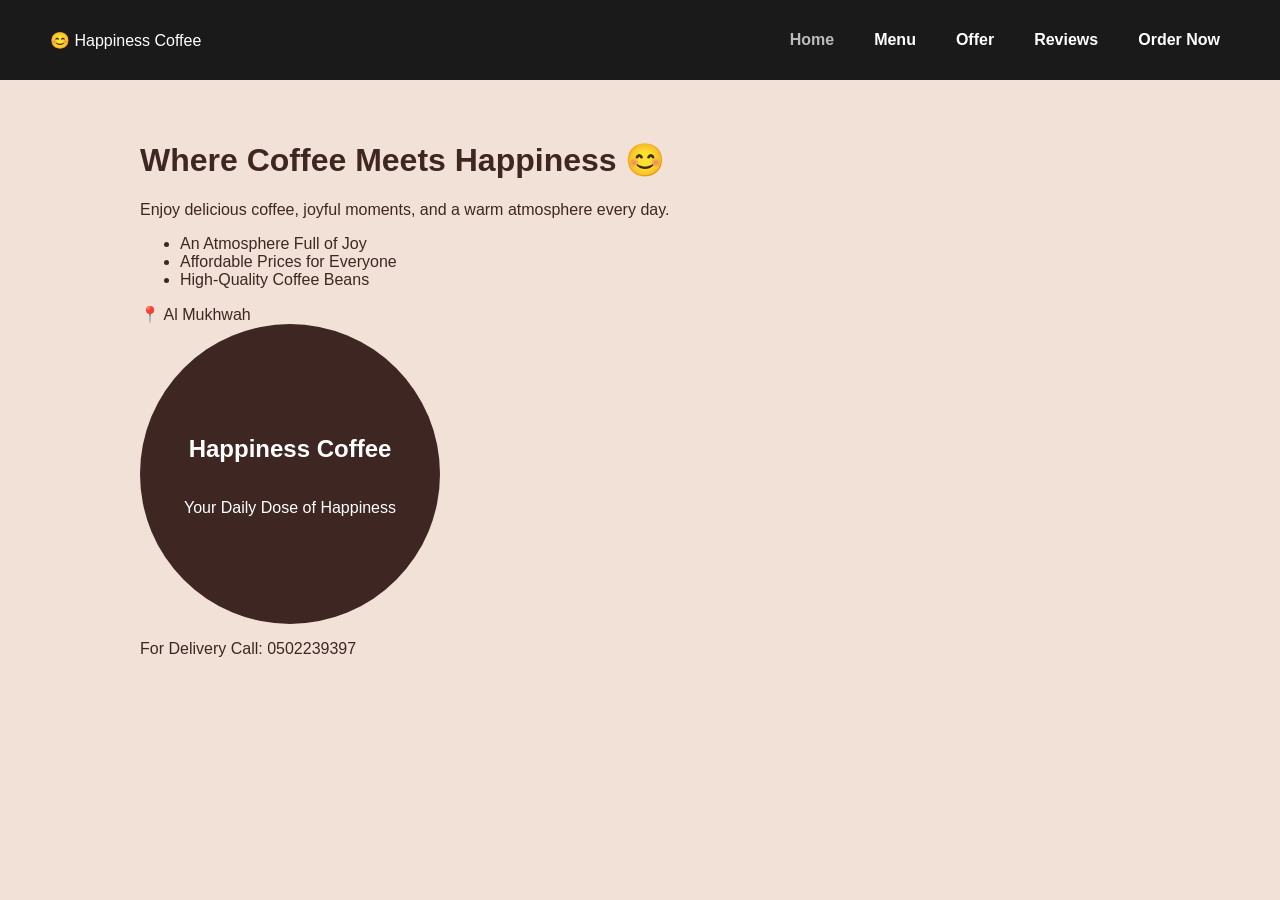
<file: index.html>
<!DOCTYPE html> 
<html lang="en"> 
<head> 
  <meta charset="UTF-8"> 
  <title>Happiness Coffee - Home</title> 
  <link rel="stylesheet" href="style.css"> 
</head> 
<body> 
 
  <nav class="navbar"> 
    <div class="logo">😊 Happiness Coffee</div> 
    <ul class="nav-links"> 
      <li><a href="index.html" class="active-link">Home</a></li> 
      <li><a href="menu.html">Menu</a></li> 
      <li><a href="offers.html">Offer</a></li> 
      <li><a href="reviews.html">Reviews</a></li> 
      <li><a href="order.html">Order Now</a></li> 
    </ul> 
  </nav> 
 
  <div id="home" class="page active"> 
    <div class="quote-box"> 
      <h1>Where Coffee Meets Happiness 😊</h1> 
      <p>Enjoy delicious coffee, joyful moments, and a warm atmosphere every day.</p> 
    </div> 
    <div class="home-main"> 
      <div class="features"> 
        <ul> 
          <li>An Atmosphere Full of Joy</li> 
          <li>Affordable Prices for Everyone</li> 
          <li>High-Quality Coffee Beans</li> 
        </ul> 
        <div class="location">📍 Al Mukhwah</div> 
      </div> 
      <div class="brand-circle"> 
        <h2>Happiness Coffee</h2> 
        <div class="smiley-face"> 
          <div class="eyes"><span></span><span></span></div> 
          <div class="smile"></div> 
        </div> 
        <p>Your Daily Dose of Happiness</p> 
      </div> 
    </div> 
    <div class="contact-footer"> 
      <p>For Delivery Call: <span class="phone">0502239397</span></p> 
    </div> 
  </div> 
 
</body> 
</html>
</file>
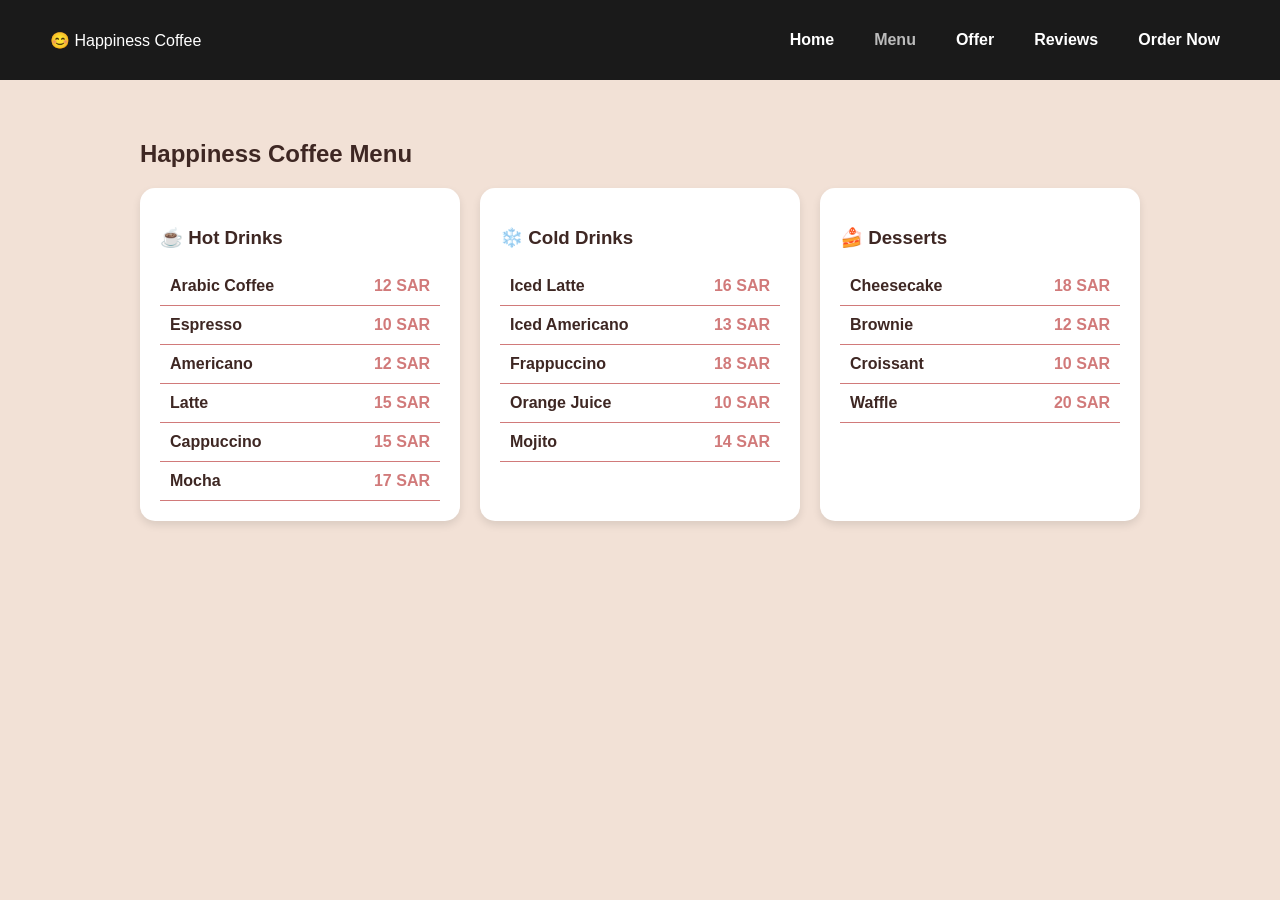
<file: menu.html>
<!DOCTYPE html> 
<html lang="en"> 
<head> 
  <meta charset="UTF-8"> 
  <title>Happiness Coffee - Menu</title> 
  <link rel="stylesheet" href="style.css"> 
</head> 
<body> 
 
  <nav class="navbar"> 
    <div class="logo">😊 Happiness Coffee</div> 
    <ul class="nav-links"> 
      <li><a href="index.html">Home</a></li> 
      <li><a href="menu.html" class="active-link">Menu</a></li> 
      <li><a href="offers.html">Offer</a></li> 
      <li><a href="reviews.html">Reviews</a></li> 
      <li><a href="order.html">Order Now</a></li> 
    </ul> 
  </nav> 
 
  <div id="menu" class="page active"> 
    <h2 class="title-decor">Happiness Coffee Menu</h2> 
    <div class="menu-container"> 
      <div class="menu-column"> 
        <h3>☕ Hot Drinks</h3> 
        <table> 
          <tr><td>Arabic Coffee</td><td class="price">12 SAR</td></tr> 
          <tr><td>Espresso</td><td class="price">10 SAR</td></tr> 
          <tr><td>Americano</td><td class="price">12 SAR</td></tr> 
          <tr><td>Latte</td><td class="price">15 SAR</td></tr> 
          <tr><td>Cappuccino</td><td class="price">15 SAR</td></tr> 
          <tr><td>Mocha</td><td class="price">17 SAR</td></tr> 
        </table> 
      </div> 
      <div class="menu-column"> 
        <h3>❄️ Cold Drinks</h3> 
        <table> 
          <tr><td>Iced Latte</td><td class="price">16 SAR</td></tr> 
          <tr><td>Iced Americano</td><td class="price">13 SAR</td></tr> 
          <tr><td>Frappuccino</td><td class="price">18 SAR</td></tr> 
          <tr><td>Orange Juice</td><td class="price">10 SAR</td></tr> 
          <tr><td>Mojito</td><td class="price">14 SAR</td></tr> 
        </table> 
      </div> 
      <div class="menu-column"> 
        <h3>🍰 Desserts</h3> 
        <table> 
          <tr><td>Cheesecake</td><td class="price">18 SAR</td></tr> 
          <tr><td>Brownie</td><td class="price">12 SAR</td></tr> 
          <tr><td>Croissant</td><td class="price">10 SAR</td></tr> 
          <tr><td>Waffle</td><td class="price">20 SAR</td></tr> 
        </table> 
      </div> 
    </div> 
  </div> 
 
</body> 
</html>
</file>
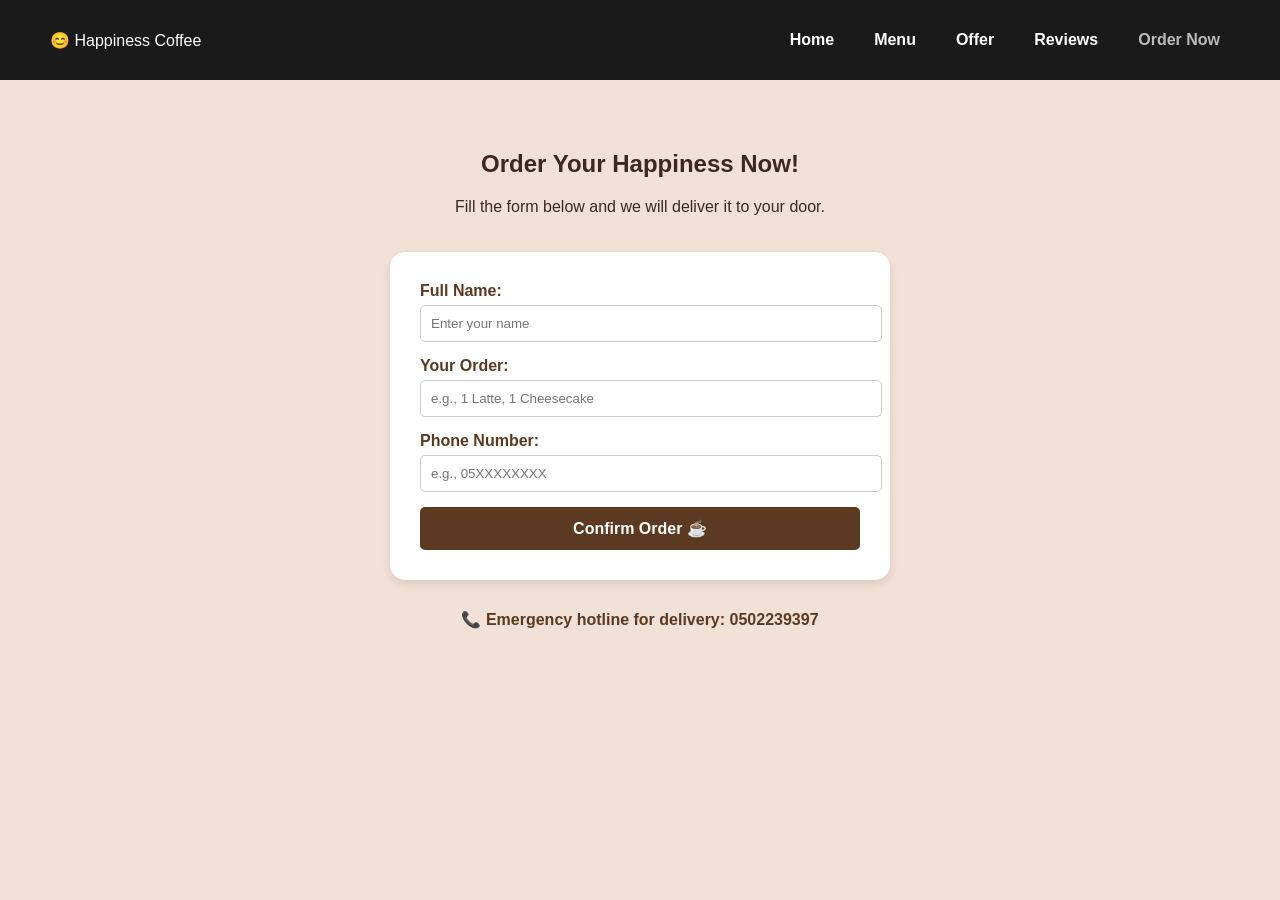
<file: order.html>
<!DOCTYPE html> 
<html lang="en"> 
<head> 
  <meta charset="UTF-8"> 
  <title>Happiness Coffee - Order Now</title> 
  <link rel="stylesheet" href="style.css"> 
  <script defer src="script.js"></script>
</head> 
<body> 
 
  <nav class="navbar"> 
    <div class="logo">😊 Happiness Coffee</div> 
    <ul class="nav-links"> 
      <li><a href="index.html">Home</a></li> 
      <li><a href="menu.html">Menu</a></li> 
      <li><a href="offers.html">Offer</a></li> 
      <li><a href="reviews.html">Reviews</a></li> 
      <li><a href="order.html" class="active-link">Order Now</a></li> 
    </ul> 
  </nav> 
 
  <div id="order" class="page active" style="text-align: center; padding: 50px 20px;"> 
    <h2 class="title-decor">Order Your Happiness Now!</h2> 
    <p>Fill the form below and we will deliver it to your door.</p> 
 
    <div class="form-container" style="display: inline-block; text-align: left; background: #fff; padding: 30px; border-radius: 15px; box-shadow: 0 4px 10px rgba(0,0,0,0.1); width: 100%; max-width: 440px; min-width: 320px; margin-top: 20px;"> 
      <form id="coffeeOrderForm"> 
        <div style="margin-bottom: 15px;"> 
          <label style="display: block; margin-bottom: 5px; color: #5c3a21; font-weight: bold;">Full Name:</label> 
          <input type="text" id="orderName" placeholder="Enter your name" style="width: 100%; padding: 10px; border: 1px solid #ccc; border-radius: 5px;"> 
        </div> 
        <div style="margin-bottom: 15px;"> 
          <label style="display: block; margin-bottom: 5px; color: #5c3a21; font-weight: bold;">Your Order:</label> 
          <input type="text" id="orderItems" placeholder="e.g., 1 Latte, 1 Cheesecake" style="width: 100%; padding: 10px; border: 1px solid #ccc; border-radius: 5px;"> 
        </div> 
        <div style="margin-bottom: 15px;"> 
          <label style="display: block; margin-bottom: 5px; color: #5c3a21; font-weight: bold;">Phone Number:</label> 
          <input type="tel" id="orderPhone" placeholder="e.g., 05XXXXXXXX" style="width: 100%; padding: 10px; border: 1px solid #ccc; border-radius: 5px;"> 
        </div> 
        <button type="submit" style="background-color: #5c3a21; color: #fff; border: none; padding: 12px; width: 100%; border-radius: 5px; font-size: 16px; cursor: pointer; font-weight: bold;">Confirm Order ☕</button> 
      </form> 
    </div> 
 
    <div style="margin-top: 30px; font-weight: bold; color: #5c3a21;"> 
      <p>📞 Emergency hotline for delivery: <span>0502239397</span></p> 
    </div> 
  </div> 
 
</body> 
</html>
</file>
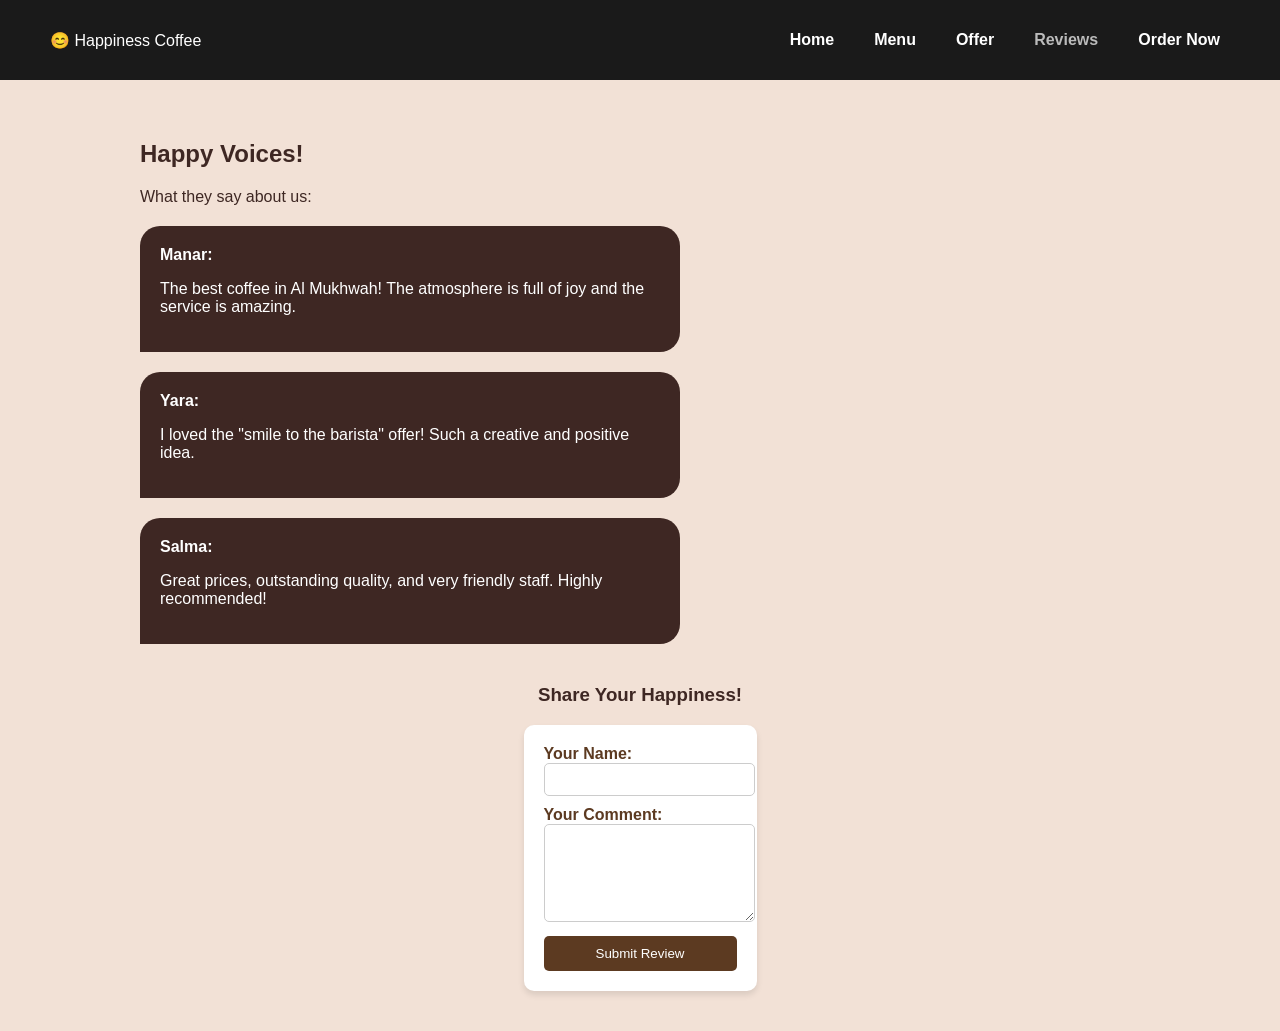
<file: reviews.html>
<!DOCTYPE html> 
<html lang="en"> 
<head> 
  <meta charset="UTF-8"> 
  <title>Happiness Coffee - Reviews</title> 
  <link rel="stylesheet" href="style.css"> 
  <script defer src="script.js"></script>
</head> 
<body> 
 
  <nav class="navbar"> 
    <div class="logo">😊 Happiness Coffee</div> 
    <ul class="nav-links"> 
      <li><a href="index.html">Home</a></li> 
      <li><a href="menu.html">Menu</a></li> 
      <li><a href="offers.html">Offer</a></li> 
      <li><a href="reviews.html" class="active-link">Reviews</a></li> 
      <li><a href="order.html">Order Now</a></li> 
    </ul> 
  </nav> 
 
  <div id="reviews" class="page active"> 
    <h2 class="title-decor">Happy Voices!</h2> 
    <p>What they say about us:</p> 
   
    <div class="reviews-grid" id="reviewsGrid"> 
      <div class="bubble"> 
        <strong>Manar:</strong> 
        <p>The best coffee in Al Mukhwah! The atmosphere is full of joy and the service is amazing.</p> 
      </div> 
   
      <div class="bubble"> 
        <strong>Yara:</strong>
        <p>I loved the "smile to the barista" offer! Such a creative and positive idea.</p>
      </div> 
      
      <div class="bubble"> 
        <strong>Salma:</strong>
        <p>Great prices, outstanding quality, and very friendly staff. Highly recommended!</p>
      </div> 
    </div> 

    <div class="review-form-container" style="margin-top: 40px; text-align: center;">
      <h3>Share Your Happiness!</h3>
      <form id="reviewForm" style="display: inline-block; text-align: left; background: #fff; padding: 20px; border-radius: 10px; box-shadow: 0 4px 6px rgba(0,0,0,0.1);">
        <div style="margin-bottom: 10px;">
          <label style="display:block; color:#5c3a21; font-weight:bold;">Your Name:</label>
          <input type="text" id="revName" style="width: 100%; padding: 8px; border: 1px solid #ccc; border-radius: 5px;">
        </div>
        <div style="margin-bottom: 10px;">
          <label style="display:block; color:#5c3a21; font-weight:bold;">Your Comment:</label>
          <textarea id="revComment" style="width: 100%; padding: 8px; border: 1px solid #ccc; border-radius: 5px; height: 80px;"></textarea>
        </div>
        <button type="submit" style="background-color: #5c3a21; color: white; padding: 10px 20px; border: none; border-radius: 5px; cursor: pointer; width: 100%;">Submit Review</button>
      </form>
    </div>
  </div> 
 
</body> 
</html>
</file>
<file: style.css>
body { 
  background-color: #f2e1d6; 
  color: #3e2723; 
  font-family: Arial; 
  margin: 0; 
} 

.navbar { 
  background-color: #1a1a1a; 
  color: white; 
  display: flex; 
  justify-content: space-between; 
  padding: 15px 50px; 
  align-items: center; 
} 

.nav-links { 
  display: flex; 
  list-style: none; 
  gap: 20px; 
} 

.nav-links a {
  text-decoration: none;
  color: white;
  font-weight: bold;
  padding: 5px 10px;
  transition: opacity 0.3s;
}

.nav-links a:hover, .nav-links a.active-link {
  opacity: 0.7;
}

.page { 
  padding: 40px; 
  max-width: 1000px; 
  margin: auto; 
} 
 
table { 
  width: 100%; 
  border-collapse: collapse; 
  margin-top: 10px; 
} 

td { 
  padding: 10px; 
  border-bottom: 1px solid #d17a7a; 
  font-weight: bold; 
} 

.price { 
  text-align: right; 
  color: #d17a7a; 
} 

.menu-container { 
  display: flex; 
  gap: 20px; 
  flex-wrap: wrap; 
} 

.menu-column { 
  flex: 1; 
  min-width: 250px; 
  background: white; 
  padding: 20px; 
  border-radius: 15px; 
  box-shadow: 0 4px 8px rgba(0,0,0,0.1); 
} 
 
.reviews-grid { 
  display: flex; 
  flex-direction: column; 
  gap: 20px; 
  margin-top: 20px; 
} 

.bubble { 
  background: #3e2723; 
  color: white; 
  padding: 20px; 
  border-radius: 20px 20px 20px 0; 
  max-width: 500px; 
} 

.bubble a {
  color: white;
  text-decoration: none;
}
 
.image-side img { 
  width: 350px; 
  border-radius: 15px; 
  border: 5px solid white; 
} 

.brand-circle { 
  background: #3e2723; 
  color: white; 
  width: 300px; height: 300px; 
  border-radius: 50%; 
  display: flex; 
  flex-direction: column; 
  align-items: center; 
  justify-content: center; 
  text-align: center; 
} 

.review-form { 
  margin-top:30px; 
  display:flex; 
  flex-direction:column; 
  gap:10px; 
  max-width:500px; 
} 
 
.review-form input, 
.review-form textarea { 
  padding:12px; 
  border:none; 
  border-radius:10px; 
  font-size:15px; 
} 
 
.review-form textarea { 
  height:100px; 
  resize:none; 
} 
 
.review-form button { 
  background:#3e2723; 
  color:white; 
  border:none; 
  padding:12px; 
  border-radius:10px; 
  cursor:pointer; 
} 
 
.review-form button:hover { 
  opacity:0.9; 
}
</file>
